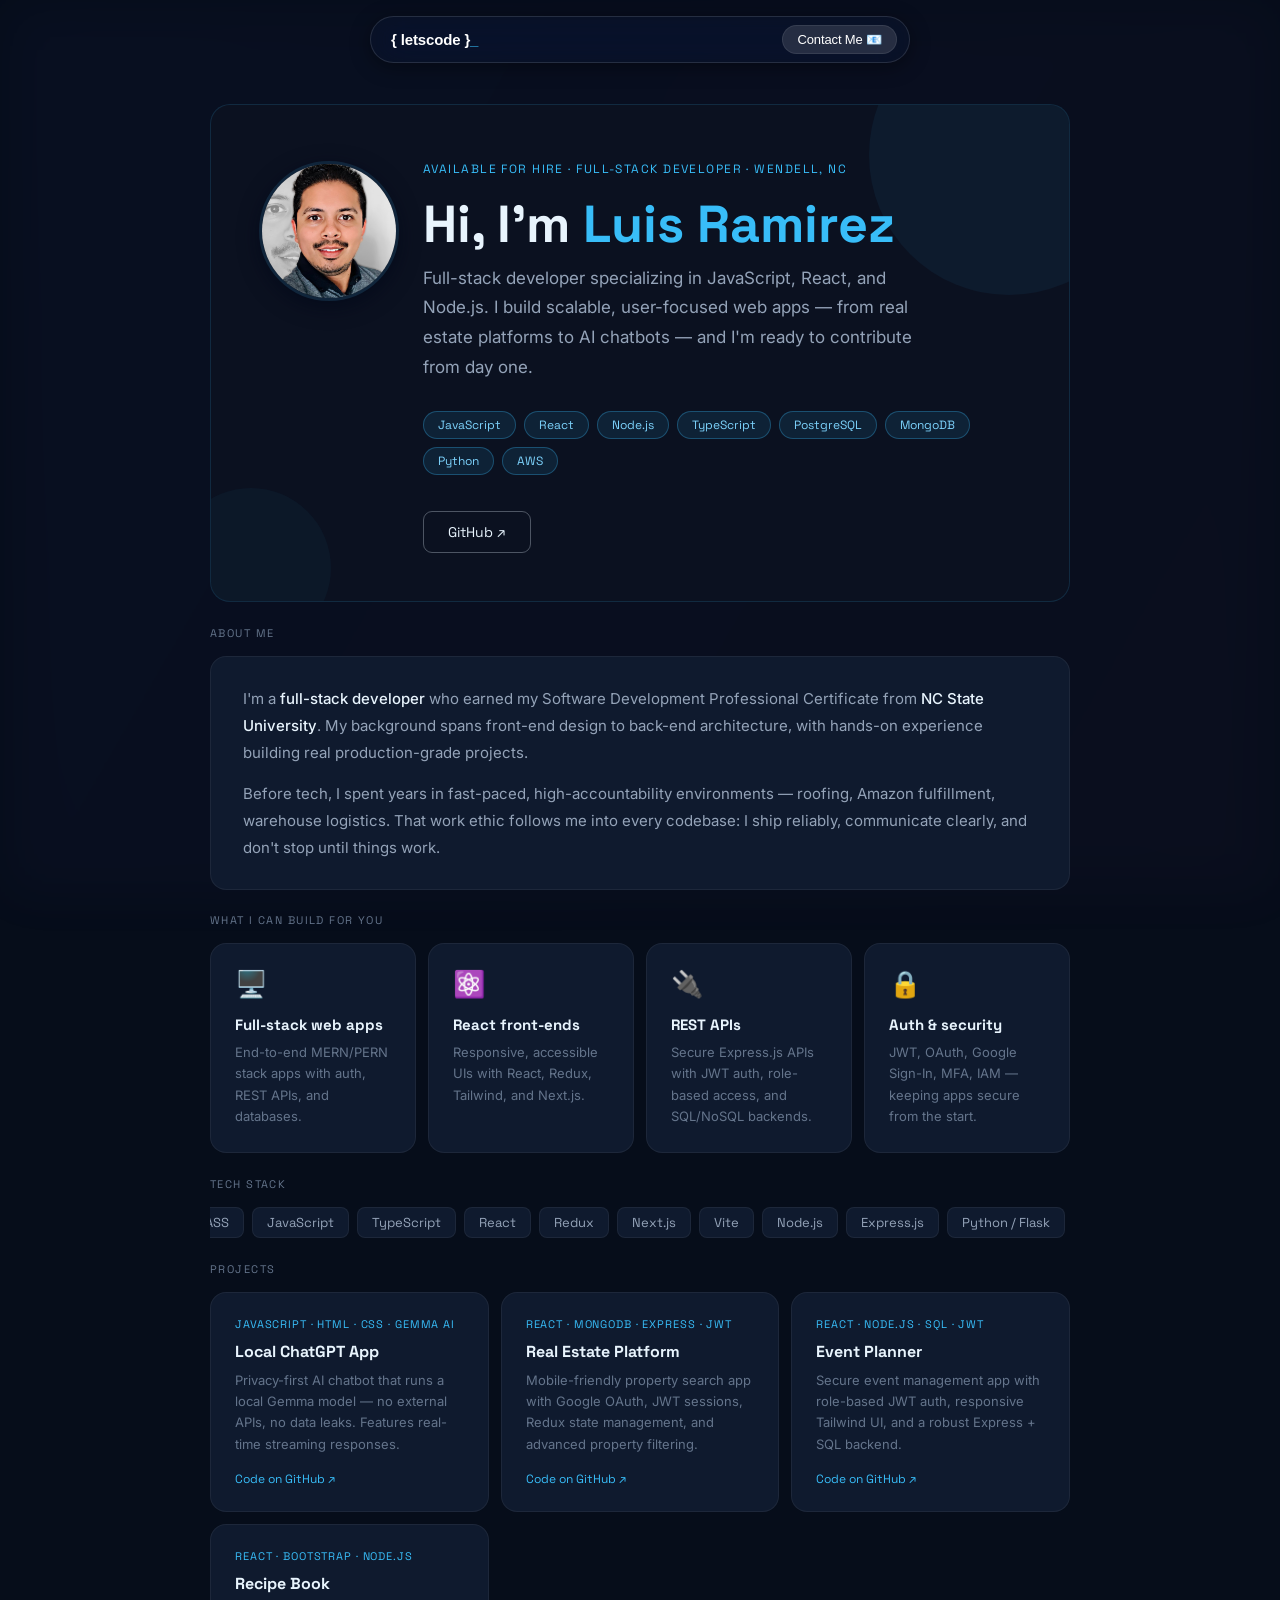
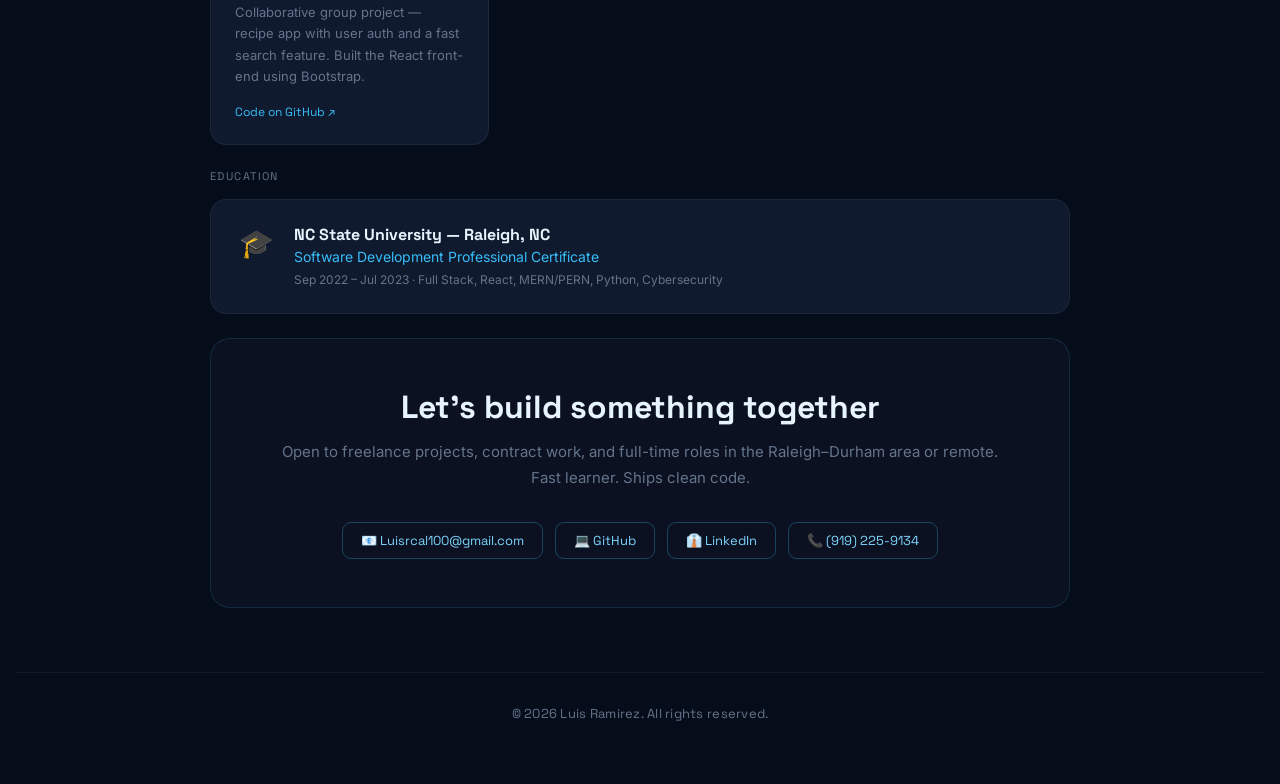
<file: index.html>
<!doctype html>
<html lang="en">
  <head>
    <meta charset="UTF-8" />
    <meta name="viewport" content="width=device-width, initial-scale=1.0" />
    <title>Luis Ramirez — Full Stack Developer</title>
    <link rel="preconnect" href="https://fonts.googleapis.com" />
    <link rel="preconnect" href="https://fonts.gstatic.com" crossorigin />
    <link
      href="https://fonts.googleapis.com/css2?family=Space+Grotesk:wght@400;500;700&family=Inter:wght@400;500&display=swap"
      rel="stylesheet"
    />
    <link rel="stylesheet" href="style.css" />
  </head>
  <body>
    <header class="floating-header">
      <div class="header-inner">
        <a href="#" class="header-logo" style="text-transform: lowercase"
          >{ letsCode }<span
            style="color: #38bdf8; animation: blink 1s step-end infinite"
            >_</span
          ></a
        >
        <style>
          @keyframes blink {
            50% {
              opacity: 0;
            }
          }
        </style>
        <nav class="header-nav">
          <a href="#contact" class="header-btn">Contact Me 📧</a>
        </nav>
      </div>
    </header>

    <div id="page-loader" aria-hidden="true">
      <div class="loader-inner">
        <div class="spinner" role="img" aria-label="Loading"></div>
      </div>
    </div>

    <main class="page">
      <section class="hero">
        <img class="hero-avatar" src="IMG_E2539.JPG" alt="Luis Ramirez" />
        <div class="hero-content">
          <p class="hero-tag">
            Available for hire &middot; Full-Stack Developer &middot; Wendell,
            NC
          </p>
          <h1 class="hero-name">Hi, I'm <span>Luis Ramirez</span></h1>
          <p class="hero-sub">
            Full-stack developer specializing in JavaScript, React, and Node.js.
            I build scalable, user-focused web apps — from real estate platforms
            to AI chatbots — and I'm ready to contribute from day one.
          </p>
          <div class="badges">
            <span class="badge">JavaScript</span><span class="badge">React</span
            ><span class="badge">Node.js</span
            ><span class="badge">TypeScript</span>
            <span class="badge">PostgreSQL</span
            ><span class="badge">MongoDB</span><span class="badge">Python</span
            ><span class="badge">AWS</span>
          </div>
          <div class="cta-row">
            <a
              class="btn-outline"
              href="https://github.com/Luisrc91"
              target="_blank"
              rel="noopener"
              >GitHub ↗</a
            >
          </div>
        </div>
      </section>

      <section class="section reveal">
        <p class="section-label">About me</p>
        <div class="about-card">
          <p>
            I'm a <strong>full-stack developer</strong> who earned my Software
            Development Professional Certificate from
            <strong>NC State University</strong>. My background spans front-end
            design to back-end architecture, with hands-on experience building
            real production-grade projects.
          </p>
          <p>
            Before tech, I spent years in fast-paced, high-accountability
            environments — roofing, Amazon fulfillment, warehouse logistics.
            That work ethic follows me into every codebase: I ship reliably,
            communicate clearly, and don't stop until things work.
          </p>
        </div>
      </section>

      <section class="section reveal">
        <p class="section-label">What I can build for you</p>
        <div class="services-grid">
          <div class="srv-card">
            <div class="srv-icon">🖥️</div>
            <p class="srv-title">Full-stack web apps</p>
            <p class="srv-desc">
              End-to-end MERN/PERN stack apps with auth, REST APIs, and
              databases.
            </p>
          </div>
          <div class="srv-card">
            <div class="srv-icon">⚛️</div>
            <p class="srv-title">React front-ends</p>
            <p class="srv-desc">
              Responsive, accessible UIs with React, Redux, Tailwind, and
              Next.js.
            </p>
          </div>
          <div class="srv-card">
            <div class="srv-icon">🔌</div>
            <p class="srv-title">REST APIs</p>
            <p class="srv-desc">
              Secure Express.js APIs with JWT auth, role-based access, and
              SQL/NoSQL backends.
            </p>
          </div>
          <div class="srv-card">
            <div class="srv-icon">🔒</div>
            <p class="srv-title">Auth & security</p>
            <p class="srv-desc">
              JWT, OAuth, Google Sign-In, MFA, IAM — keeping apps secure from
              the start.
            </p>
          </div>
        </div>
      </section>

      <section class="section reveal">
        <p class="section-label">Tech stack</p>
        <div class="skills-row">
          <div class="skills-track">
            <span class="skill-chip">HTML / CSS / SASS</span
            ><span class="skill-chip">JavaScript</span
            ><span class="skill-chip">TypeScript</span>
            <span class="skill-chip">React</span
            ><span class="skill-chip">Redux</span
            ><span class="skill-chip">Next.js</span
            ><span class="skill-chip">Vite</span>
            <span class="skill-chip">Node.js</span
            ><span class="skill-chip">Express.js</span
            ><span class="skill-chip">Python / Flask</span>
            <span class="skill-chip">Java / Spring Boot</span
            ><span class="skill-chip">PostgreSQL</span
            ><span class="skill-chip">MongoDB</span>
            <span class="skill-chip">Sequelize</span
            ><span class="skill-chip">SQLite</span
            ><span class="skill-chip">Tailwind CSS</span>
            <span class="skill-chip">Bootstrap</span
            ><span class="skill-chip">AWS</span
            ><span class="skill-chip">Git / GitHub</span
            ><span class="skill-chip">Agile / Scrum</span>
          </div>
        </div>
      </section>

      <section class="section reveal">
        <p class="section-label">Projects</p>
        <div class="projects-grid">
          <div class="proj-card">
            <p class="proj-lang">JavaScript · HTML · CSS · Gemma AI</p>
            <h3 class="proj-title">Local ChatGPT App</h3>
            <p class="proj-desc">
              Privacy-first AI chatbot that runs a local Gemma model — no
              external APIs, no data leaks. Features real-time streaming
              responses.
            </p>
            <a
              class="proj-link"
              href="https://github.com/Luisrc91/chatgptlocally"
              target="_blank"
              rel="noopener"
              >Code on GitHub ↗</a
            >
          </div>
          <div class="proj-card">
            <p class="proj-lang">React · MongoDB · Express · JWT</p>
            <h3 class="proj-title">Real Estate Platform</h3>
            <p class="proj-desc">
              Mobile-friendly property search app with Google OAuth, JWT
              sessions, Redux state management, and advanced property filtering.
            </p>
            <a
              class="proj-link"
              href="https://github.com/Luisrc91/realestatee"
              target="_blank"
              rel="noopener"
              >Code on GitHub ↗</a
            >
          </div>
          <div class="proj-card">
            <p class="proj-lang">React · Node.js · SQL · JWT</p>
            <h3 class="proj-title">Event Planner</h3>
            <p class="proj-desc">
              Secure event management app with role-based JWT auth, responsive
              Tailwind UI, and a robust Express + SQL backend.
            </p>
            <a
              class="proj-link"
              href="https://github.com/Luisrc91/eventplanner"
              target="_blank"
              rel="noopener"
              >Code on GitHub ↗</a
            >
          </div>
          <div class="proj-card">
            <p class="proj-lang">React · Bootstrap · Node.js</p>
            <h3 class="proj-title">Recipe Book</h3>
            <p class="proj-desc">
              Collaborative group project — recipe app with user auth and a fast
              search feature. Built the React front-end using Bootstrap.
            </p>
            <a
              class="proj-link"
              href="https://github.com/Luisrc91/ABCL-Recipe-Book"
              target="_blank"
              rel="noopener"
              >Code on GitHub ↗</a
            >
          </div>
        </div>
      </section>

      <section class="section reveal">
        <p class="section-label">Education</p>
        <div class="edu-card">
          <div class="edu-icon">🎓</div>
          <div>
            <p class="edu-school">NC State University — Raleigh, NC</p>
            <p class="edu-cert">
              Software Development Professional Certificate
            </p>
            <p class="edu-date">
              Sep 2022 – Jul 2023 &middot; Full Stack, React, MERN/PERN, Python,
              Cybersecurity
            </p>
          </div>
        </div>
      </section>

      <section id="contact" class="cta-section reveal">
        <h2>Let's build something together</h2>
        <p>
          Open to freelance projects, contract work, and full-time roles in the
          Raleigh–Durham area or remote.<br />Fast learner. Ships clean code.
        </p>
        <div class="contact-row">
          <a class="contact-link" href="mailto:Luisrcal100@gmail.com"
            >📧 Luisrcal100@gmail.com</a
          >
          <a
            class="contact-link"
            href="https://github.com/Luisrc91"
            target="_blank"
            rel="noopener"
            >💻 GitHub</a
          >
          <a
            class="contact-link"
            href="https://www.linkedin.com/in/luisramirez0618/"
            target="_blank"
            rel="noopener"
            >👔 LinkedIn</a
          >
          <a class="contact-link" href="tel:9192259134">📞 (919) 225-9134</a>
        </div>
      </section>
    </main>

    <footer class="page-footer">
      <div class="footer-inner">
        <p>
          &copy; <span id="current-year">2026</span> Luis Ramirez. All rights
          reserved.
        </p>
      </div>
    </footer>

    <button id="back-to-top" aria-label="Back to top" title="Back to top">
      ↑
    </button>

    <script src="animations.js" defer></script>
  </body>
</html>
</file>
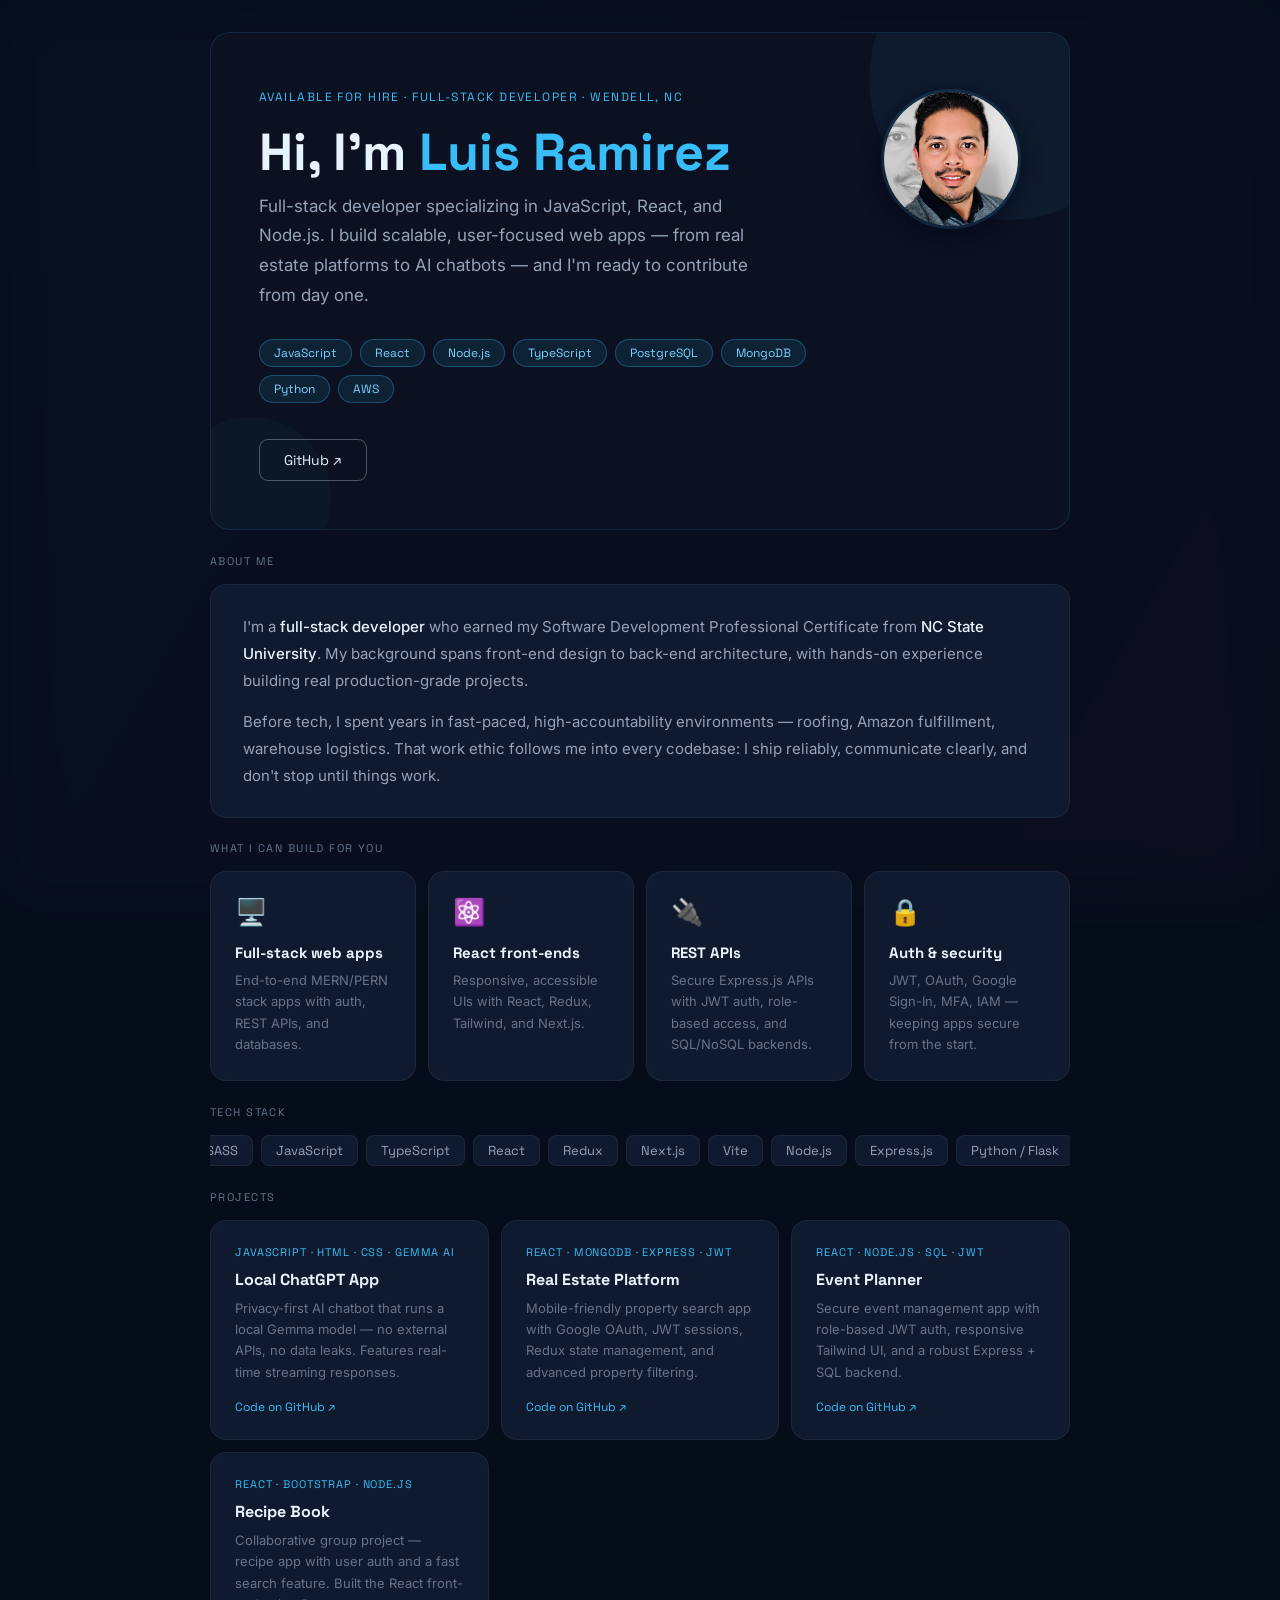
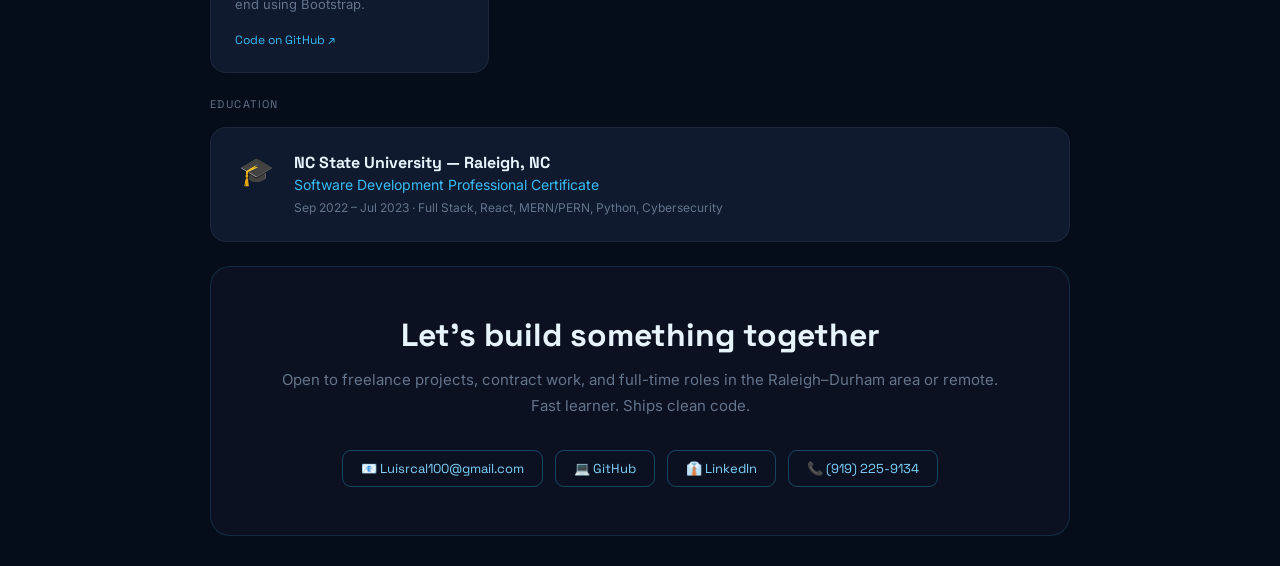
<file: promoteme/index.html>
<!doctype html>
<html lang="en">
  <head>
    <meta charset="UTF-8" />
    <meta name="viewport" content="width=device-width, initial-scale=1.0" />
    <title>Luis Ramirez — Full Stack Developer</title>
    <link rel="preconnect" href="https://fonts.googleapis.com" />
    <link rel="preconnect" href="https://fonts.gstatic.com" crossorigin />
    <link href="https://fonts.googleapis.com/css2?family=Space+Grotesk:wght@400;500;700&family=Inter:wght@400;500&display=swap" rel="stylesheet" />
    <link rel="stylesheet" href="style.css" />
  </head>
  <body>
    <div id="page-loader" aria-hidden="true">
      <div class="loader-inner"><div class="spinner" role="img" aria-label="Loading"></div></div>
    </div>
    
    <main class="page">
      <section class="hero">
        <img class="hero-avatar" src="IMG_E2539.JPG" alt="Luis Ramirez" />
        <div class="hero-content">
          <p class="hero-tag">Available for hire &middot; Full-Stack Developer &middot; Wendell, NC</p>
          <h1 class="hero-name">Hi, I'm <span>Luis Ramirez</span></h1>
          <p class="hero-sub">Full-stack developer specializing in JavaScript, React, and Node.js. I build scalable, user-focused web apps — from real estate platforms to AI chatbots — and I'm ready to contribute from day one.</p>
          <div class="badges">
            <span class="badge">JavaScript</span><span class="badge">React</span><span class="badge">Node.js</span><span class="badge">TypeScript</span>
            <span class="badge">PostgreSQL</span><span class="badge">MongoDB</span><span class="badge">Python</span><span class="badge">AWS</span>
          </div>
          <div class="cta-row">
            <a class="btn-outline" href="https://github.com/Luisrc91" target="_blank" rel="noopener">GitHub ↗</a>
          </div>
        </div>
      </section>

      <section class="section reveal">
        <p class="section-label">About me</p>
        <div class="about-card">
          <p>I'm a <strong>full-stack developer</strong> who earned my Software Development Professional Certificate from <strong>NC State University</strong>. My background spans front-end design to back-end architecture, with hands-on experience building real production-grade projects.</p>
          <p>Before tech, I spent years in fast-paced, high-accountability environments — roofing, Amazon fulfillment, warehouse logistics. That work ethic follows me into every codebase: I ship reliably, communicate clearly, and don't stop until things work.</p>
        </div>
      </section>

      <section class="section reveal">
        <p class="section-label">What I can build for you</p>
        <div class="services-grid">
          <div class="srv-card">
            <div class="srv-icon">🖥️</div>
            <p class="srv-title">Full-stack web apps</p>
            <p class="srv-desc">End-to-end MERN/PERN stack apps with auth, REST APIs, and databases.</p>
          </div>
          <div class="srv-card">
            <div class="srv-icon">⚛️</div>
            <p class="srv-title">React front-ends</p>
            <p class="srv-desc">Responsive, accessible UIs with React, Redux, Tailwind, and Next.js.</p>
          </div>
          <div class="srv-card">
            <div class="srv-icon">🔌</div>
            <p class="srv-title">REST APIs</p>
            <p class="srv-desc">Secure Express.js APIs with JWT auth, role-based access, and SQL/NoSQL backends.</p>
          </div>
          <div class="srv-card">
            <div class="srv-icon">🔒</div>
            <p class="srv-title">Auth & security</p>
            <p class="srv-desc">JWT, OAuth, Google Sign-In, MFA, IAM — keeping apps secure from the start.</p>
          </div>
        </div>
      </section>

      <section class="section reveal">
        <p class="section-label">Tech stack</p>
        <div class="skills-row">
          <div class="skills-track">
            <span class="skill-chip">HTML / CSS / SASS</span><span class="skill-chip">JavaScript</span><span class="skill-chip">TypeScript</span>
            <span class="skill-chip">React</span><span class="skill-chip">Redux</span><span class="skill-chip">Next.js</span><span class="skill-chip">Vite</span>
            <span class="skill-chip">Node.js</span><span class="skill-chip">Express.js</span><span class="skill-chip">Python / Flask</span>
            <span class="skill-chip">Java / Spring Boot</span><span class="skill-chip">PostgreSQL</span><span class="skill-chip">MongoDB</span>
            <span class="skill-chip">Sequelize</span><span class="skill-chip">SQLite</span><span class="skill-chip">Tailwind CSS</span>
            <span class="skill-chip">Bootstrap</span><span class="skill-chip">AWS</span><span class="skill-chip">Git / GitHub</span><span class="skill-chip">Agile / Scrum</span>
          </div>
        </div>
      </section>

      <section class="section reveal">
        <p class="section-label">Projects</p>
        <div class="projects-grid">
          <div class="proj-card">
            <p class="proj-lang">JavaScript · HTML · CSS · Gemma AI</p>
            <h3 class="proj-title">Local ChatGPT App</h3>
            <p class="proj-desc">Privacy-first AI chatbot that runs a local Gemma model — no external APIs, no data leaks. Features real-time streaming responses.</p>
            <a class="proj-link" href="https://github.com/Luisrc91/chatgptlocally" target="_blank" rel="noopener">Code on GitHub ↗</a>
          </div>
          <div class="proj-card">
            <p class="proj-lang">React · MongoDB · Express · JWT</p>
            <h3 class="proj-title">Real Estate Platform</h3>
            <p class="proj-desc">Mobile-friendly property search app with Google OAuth, JWT sessions, Redux state management, and advanced property filtering.</p>
            <a class="proj-link" href="https://github.com/Luisrc91/realestatee" target="_blank" rel="noopener">Code on GitHub ↗</a>
          </div>
          <div class="proj-card">
            <p class="proj-lang">React · Node.js · SQL · JWT</p>
            <h3 class="proj-title">Event Planner</h3>
            <p class="proj-desc">Secure event management app with role-based JWT auth, responsive Tailwind UI, and a robust Express + SQL backend.</p>
            <a class="proj-link" href="https://github.com/Luisrc91/eventplanner" target="_blank" rel="noopener">Code on GitHub ↗</a>
          </div>
          <div class="proj-card">
            <p class="proj-lang">React · Bootstrap · Node.js</p>
            <h3 class="proj-title">Recipe Book</h3>
            <p class="proj-desc">Collaborative group project — recipe app with user auth and a fast search feature. Built the React front-end using Bootstrap.</p>
            <a class="proj-link" href="https://github.com/Luisrc91/ABCL-Recipe-Book" target="_blank" rel="noopener">Code on GitHub ↗</a>
          </div>
        </div>
      </section>

      <section class="section reveal">
        <p class="section-label">Education</p>
        <div class="edu-card">
          <div class="edu-icon">🎓</div>
          <div>
            <p class="edu-school">NC State University — Raleigh, NC</p>
            <p class="edu-cert">Software Development Professional Certificate</p>
            <p class="edu-date">Sep 2022 – Jul 2023 &middot; Full Stack, React, MERN/PERN, Python, Cybersecurity</p>
          </div>
        </div>
      </section>

      <section class="cta-section reveal">
        <h2>Let's build something together</h2>
        <p>Open to freelance projects, contract work, and full-time roles in the Raleigh–Durham area or remote.<br />Fast learner. Ships clean code.</p>
        <div class="contact-row">
          <a class="contact-link" href="mailto:Luisrcal100@gmail.com">📧 Luisrcal100@gmail.com</a>
          <a class="contact-link" href="https://github.com/Luisrc91" target="_blank" rel="noopener">💻 GitHub</a>
          <a class="contact-link" href="https://www.linkedin.com/in/luisramirez0618/" target="_blank" rel="noopener">👔 LinkedIn</a>
          <a class="contact-link" href="tel:9192259134">📞 (919) 225-9134</a>
        </div>
      </section>
    </main>

    <script src="animations.js" defer></script>
  </body>
</html>
</file>
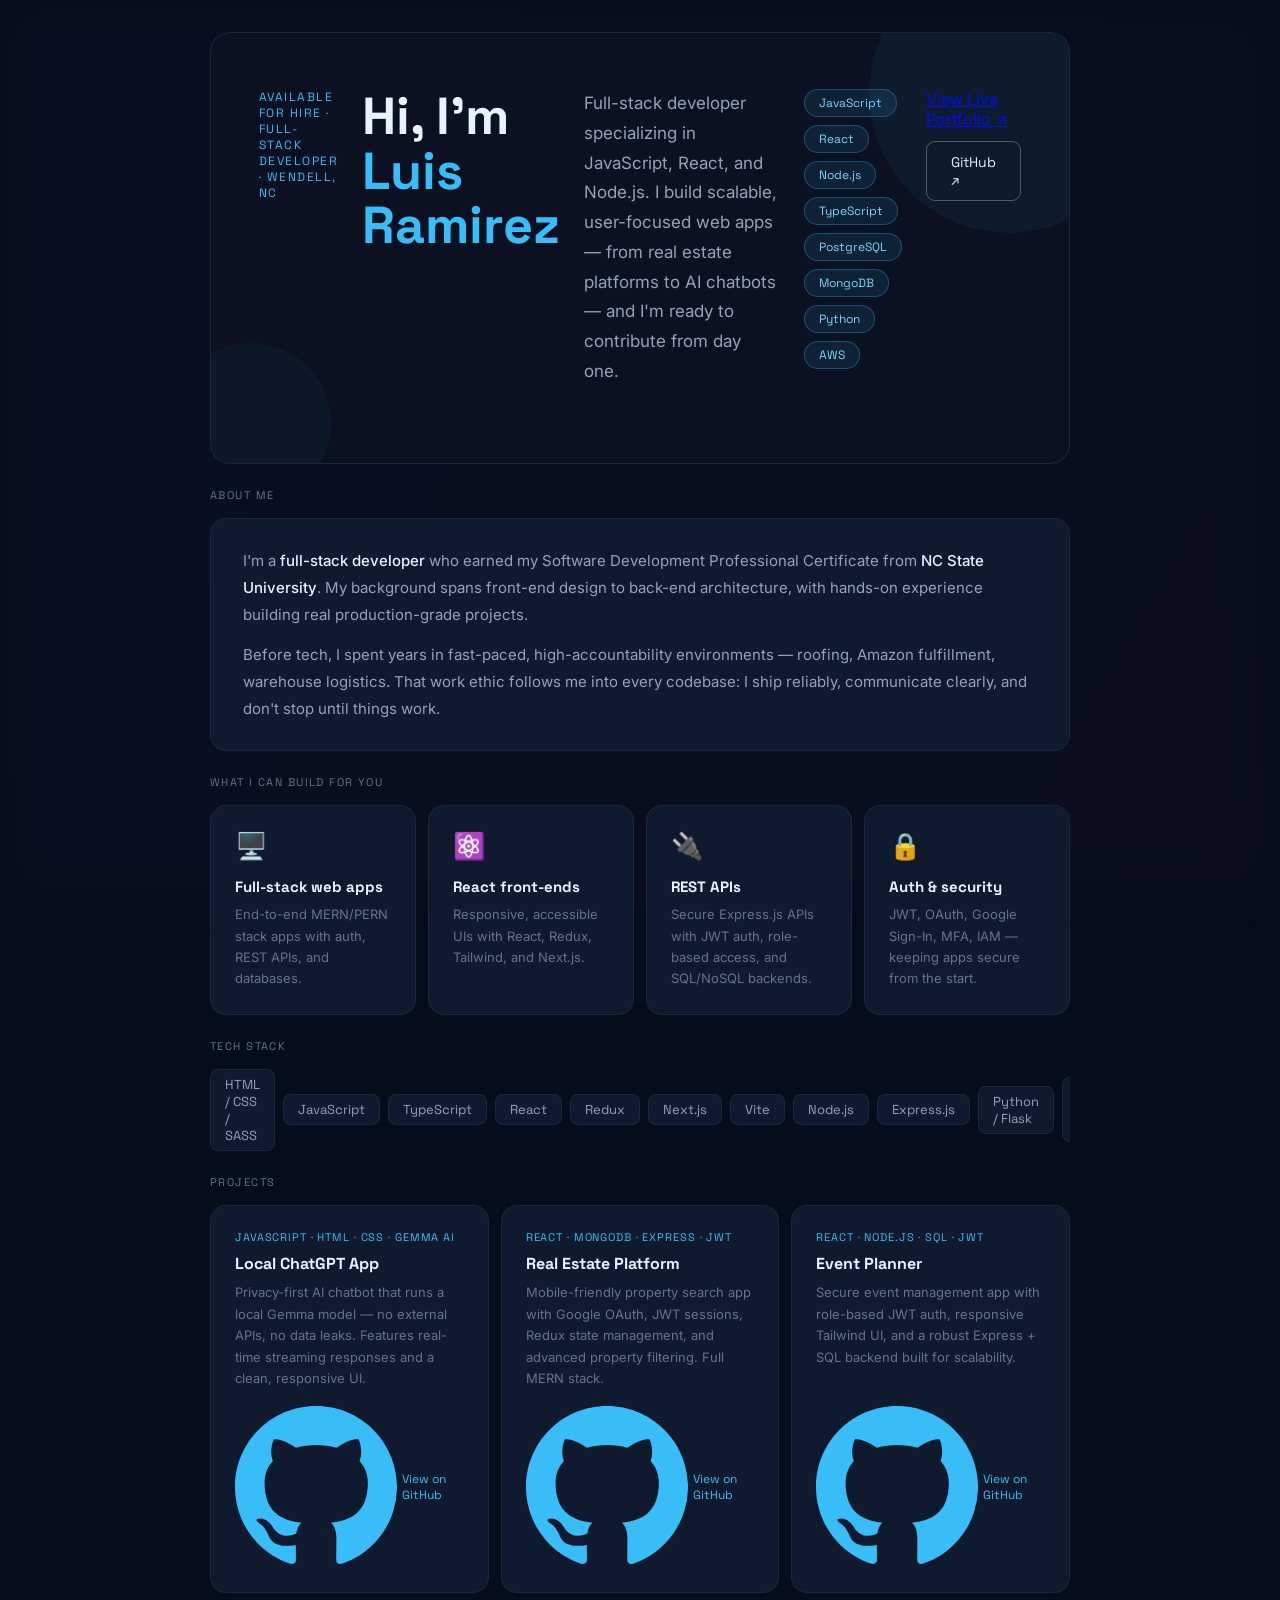
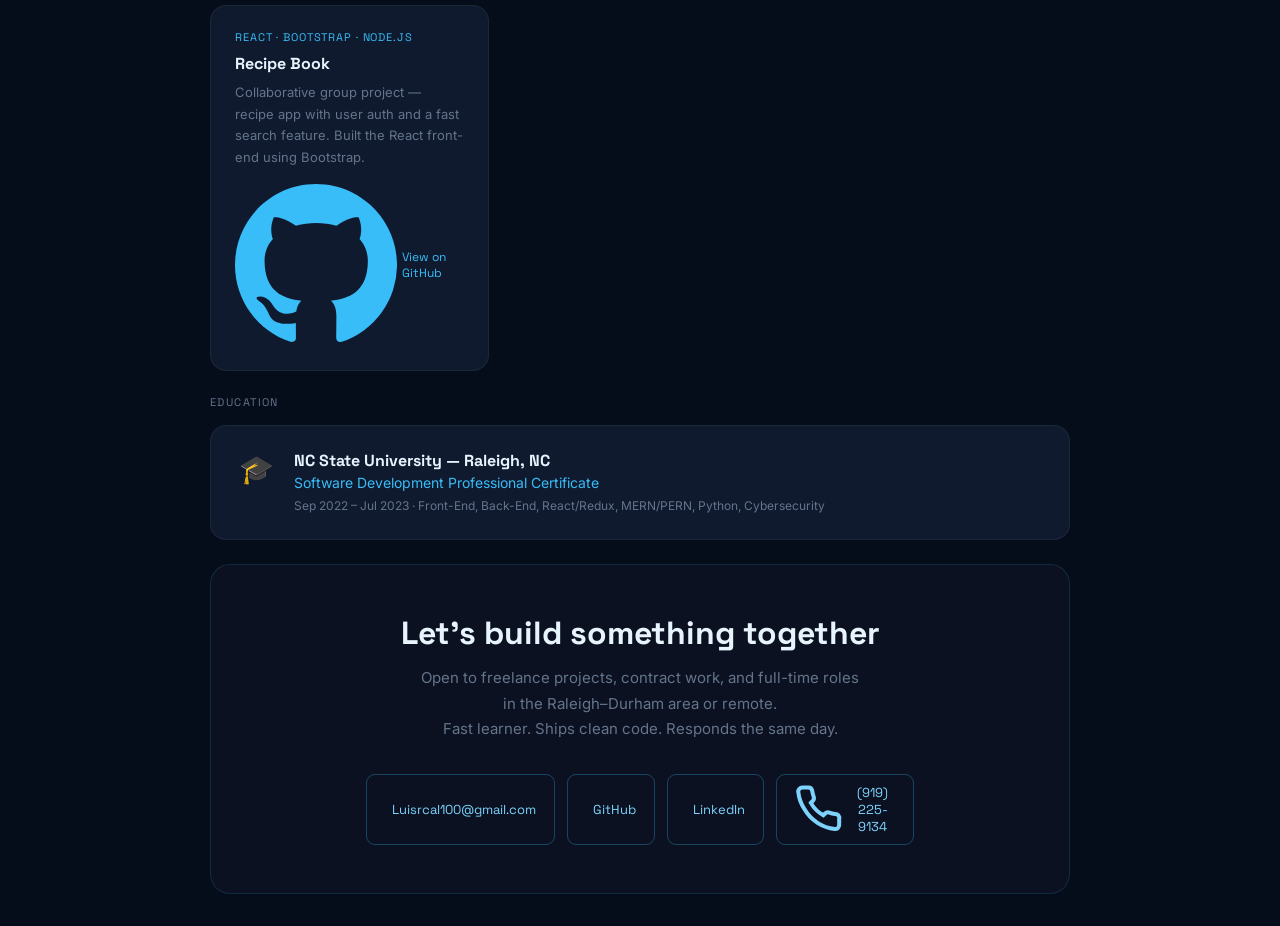
<file: promoteme/index (1).html>
<!DOCTYPE html>
<html lang="en">
<head>
  <meta charset="UTF-8" />
  <meta name="viewport" content="width=device-width, initial-scale=1.0" />
  <title>Luis Ramirez — Full Stack Developer</title>
  <link rel="preconnect" href="https://fonts.googleapis.com" />
  <link rel="preconnect" href="https://fonts.gstatic.com" crossorigin />
  <link href="https://fonts.googleapis.com/css2?family=Space+Grotesk:wght@400;500;700&family=Inter:wght@400;500&display=swap" rel="stylesheet" />
  <link rel="stylesheet" href="style.css" />
</head>
<body>
  <main class="page">

    <!-- HERO -->
    <section class="hero">
      <p class="hero-tag">Available for hire &middot; Full-Stack Developer &middot; Wendell, NC</p>
      <h1 class="hero-name">Hi, I'm <span>Luis Ramirez</span></h1>
      <p class="hero-sub">
        Full-stack developer specializing in JavaScript, React, and Node.js. I build scalable,
        user-focused web apps — from real estate platforms to AI chatbots — and I'm ready to
        contribute from day one.
      </p>
      <div class="badges">
        <span class="badge">JavaScript</span>
        <span class="badge">React</span>
        <span class="badge">Node.js</span>
        <span class="badge">TypeScript</span>
        <span class="badge">PostgreSQL</span>
        <span class="badge">MongoDB</span>
        <span class="badge">Python</span>
        <span class="badge">AWS</span>
      </div>
      <div class="cta-row">
        <a class="btn-primary" href="https://luisramirezdev-two.vercel.app" target="_blank" rel="noopener">View Live Portfolio ↗</a>
        <a class="btn-outline" href="https://github.com/Luisrc91" target="_blank" rel="noopener">GitHub ↗</a>
      </div>
    </section>

    <!-- ABOUT -->
    <section class="section">
      <p class="section-label">About me</p>
      <div class="about-card">
        <p>
          I'm a <strong>full-stack developer</strong> who earned my Software Development Professional
          Certificate from <strong>NC State University</strong>. My background spans front-end design
          to back-end architecture, with hands-on experience building real production-grade projects.
        </p>
        <p>
          Before tech, I spent years in fast-paced, high-accountability environments — roofing, Amazon
          fulfillment, warehouse logistics. That work ethic follows me into every codebase: I ship
          reliably, communicate clearly, and don't stop until things work.
        </p>
      </div>
    </section>

    <!-- SERVICES -->
    <section class="section">
      <p class="section-label">What I can build for you</p>
      <div class="services-grid">
        <div class="srv-card">
          <div class="srv-icon">🖥️</div>
          <p class="srv-title">Full-stack web apps</p>
          <p class="srv-desc">End-to-end MERN/PERN stack apps with auth, REST APIs, and databases.</p>
        </div>
        <div class="srv-card">
          <div class="srv-icon">⚛️</div>
          <p class="srv-title">React front-ends</p>
          <p class="srv-desc">Responsive, accessible UIs with React, Redux, Tailwind, and Next.js.</p>
        </div>
        <div class="srv-card">
          <div class="srv-icon">🔌</div>
          <p class="srv-title">REST APIs</p>
          <p class="srv-desc">Secure Express.js APIs with JWT auth, role-based access, and SQL/NoSQL backends.</p>
        </div>
        <div class="srv-card">
          <div class="srv-icon">🔒</div>
          <p class="srv-title">Auth & security</p>
          <p class="srv-desc">JWT, OAuth, Google Sign-In, MFA, IAM — keeping apps secure from the start.</p>
        </div>
      </div>
    </section>

    <!-- TECH STACK -->
    <section class="section">
      <p class="section-label">Tech stack</p>
      <div class="skills-row">
        <span class="skill-chip">HTML / CSS / SASS</span>
        <span class="skill-chip">JavaScript</span>
        <span class="skill-chip">TypeScript</span>
        <span class="skill-chip">React</span>
        <span class="skill-chip">Redux</span>
        <span class="skill-chip">Next.js</span>
        <span class="skill-chip">Vite</span>
        <span class="skill-chip">Node.js</span>
        <span class="skill-chip">Express.js</span>
        <span class="skill-chip">Python / Flask</span>
        <span class="skill-chip">Java / Spring Boot</span>
        <span class="skill-chip">PostgreSQL</span>
        <span class="skill-chip">MongoDB</span>
        <span class="skill-chip">Sequelize</span>
        <span class="skill-chip">SQLite</span>
        <span class="skill-chip">Tailwind CSS</span>
        <span class="skill-chip">Bootstrap</span>
        <span class="skill-chip">AWS</span>
        <span class="skill-chip">Git / GitHub</span>
        <span class="skill-chip">Agile / Scrum</span>
      </div>
    </section>

    <!-- PROJECTS -->
    <section class="section">
      <p class="section-label">Projects</p>
      <div class="projects-grid">

        <div class="proj-card">
          <p class="proj-lang">JavaScript · HTML · CSS · Gemma AI</p>
          <h3 class="proj-title">Local ChatGPT App</h3>
          <p class="proj-desc">
            Privacy-first AI chatbot that runs a local Gemma model — no external APIs, no data leaks.
            Features real-time streaming responses and a clean, responsive UI.
          </p>
          <a class="proj-link" href="https://github.com/Luisrc91/chatgptlocally" target="_blank" rel="noopener">
            <svg viewBox="0 0 24 24" fill="currentColor"><path d="M12 0C5.37 0 0 5.37 0 12c0 5.31 3.435 9.795 8.205 11.385.6.105.825-.255.825-.57 0-.285-.015-1.23-.015-2.235-3.015.555-3.795-.735-4.035-1.41-.135-.345-.72-1.41-1.23-1.695-.42-.225-1.02-.78-.015-.795.945-.015 1.62.87 1.845 1.23 1.08 1.815 2.805 1.305 3.495.99.105-.78.42-1.305.765-1.605-2.67-.3-5.46-1.335-5.46-5.925 0-1.305.465-2.385 1.23-3.225-.12-.3-.54-1.53.12-3.18 0 0 1.005-.315 3.3 1.23.96-.27 1.98-.405 3-.405s2.04.135 3 .405c2.295-1.56 3.3-1.23 3.3-1.23.66 1.65.24 2.88.12 3.18.765.84 1.23 1.905 1.23 3.225 0 4.605-2.805 5.625-5.475 5.925.435.375.81 1.095.81 2.22 0 1.605-.015 2.895-.015 3.3 0 .315.225.69.825.57A12.02 12.02 0 0 0 24 12c0-6.63-5.37-12-12-12z"/></svg>
            View on GitHub
          </a>
        </div>

        <div class="proj-card">
          <p class="proj-lang">React · MongoDB · Express · JWT</p>
          <h3 class="proj-title">Real Estate Platform</h3>
          <p class="proj-desc">
            Mobile-friendly property search app with Google OAuth, JWT sessions, Redux state management,
            and advanced property filtering. Full MERN stack.
          </p>
          <a class="proj-link" href="https://github.com/Luisrc91/realestatee" target="_blank" rel="noopener">
            <svg viewBox="0 0 24 24" fill="currentColor"><path d="M12 0C5.37 0 0 5.37 0 12c0 5.31 3.435 9.795 8.205 11.385.6.105.825-.255.825-.57 0-.285-.015-1.23-.015-2.235-3.015.555-3.795-.735-4.035-1.41-.135-.345-.72-1.41-1.23-1.695-.42-.225-1.02-.78-.015-.795.945-.015 1.62.87 1.845 1.23 1.08 1.815 2.805 1.305 3.495.99.105-.78.42-1.305.765-1.605-2.67-.3-5.46-1.335-5.46-5.925 0-1.305.465-2.385 1.23-3.225-.12-.3-.54-1.53.12-3.18 0 0 1.005-.315 3.3 1.23.96-.27 1.98-.405 3-.405s2.04.135 3 .405c2.295-1.56 3.3-1.23 3.3-1.23.66 1.65.24 2.88.12 3.18.765.84 1.23 1.905 1.23 3.225 0 4.605-2.805 5.625-5.475 5.925.435.375.81 1.095.81 2.22 0 1.605-.015 2.895-.015 3.3 0 .315.225.69.825.57A12.02 12.02 0 0 0 24 12c0-6.63-5.37-12-12-12z"/></svg>
            View on GitHub
          </a>
        </div>

        <div class="proj-card">
          <p class="proj-lang">React · Node.js · SQL · JWT</p>
          <h3 class="proj-title">Event Planner</h3>
          <p class="proj-desc">
            Secure event management app with role-based JWT auth, responsive Tailwind UI,
            and a robust Express + SQL backend built for scalability.
          </p>
          <a class="proj-link" href="https://github.com/Luisrc91/eventplanner" target="_blank" rel="noopener">
            <svg viewBox="0 0 24 24" fill="currentColor"><path d="M12 0C5.37 0 0 5.37 0 12c0 5.31 3.435 9.795 8.205 11.385.6.105.825-.255.825-.57 0-.285-.015-1.23-.015-2.235-3.015.555-3.795-.735-4.035-1.41-.135-.345-.72-1.41-1.23-1.695-.42-.225-1.02-.78-.015-.795.945-.015 1.62.87 1.845 1.23 1.08 1.815 2.805 1.305 3.495.99.105-.78.42-1.305.765-1.605-2.67-.3-5.46-1.335-5.46-5.925 0-1.305.465-2.385 1.23-3.225-.12-.3-.54-1.53.12-3.18 0 0 1.005-.315 3.3 1.23.96-.27 1.98-.405 3-.405s2.04.135 3 .405c2.295-1.56 3.3-1.23 3.3-1.23.66 1.65.24 2.88.12 3.18.765.84 1.23 1.905 1.23 3.225 0 4.605-2.805 5.625-5.475 5.925.435.375.81 1.095.81 2.22 0 1.605-.015 2.895-.015 3.3 0 .315.225.69.825.57A12.02 12.02 0 0 0 24 12c0-6.63-5.37-12-12-12z"/></svg>
            View on GitHub
          </a>
        </div>

        <div class="proj-card">
          <p class="proj-lang">React · Bootstrap · Node.js</p>
          <h3 class="proj-title">Recipe Book</h3>
          <p class="proj-desc">
            Collaborative group project — recipe app with user auth and a fast search feature.
            Built the React front-end using Bootstrap.
          </p>
          <a class="proj-link" href="https://github.com/Luisrc91/ABCL-Recipe-Book" target="_blank" rel="noopener">
            <svg viewBox="0 0 24 24" fill="currentColor"><path d="M12 0C5.37 0 0 5.37 0 12c0 5.31 3.435 9.795 8.205 11.385.6.105.825-.255.825-.57 0-.285-.015-1.23-.015-2.235-3.015.555-3.795-.735-4.035-1.41-.135-.345-.72-1.41-1.23-1.695-.42-.225-1.02-.78-.015-.795.945-.015 1.62.87 1.845 1.23 1.08 1.815 2.805 1.305 3.495.99.105-.78.42-1.305.765-1.605-2.67-.3-5.46-1.335-5.46-5.925 0-1.305.465-2.385 1.23-3.225-.12-.3-.54-1.53.12-3.18 0 0 1.005-.315 3.3 1.23.96-.27 1.98-.405 3-.405s2.04.135 3 .405c2.295-1.56 3.3-1.23 3.3-1.23.66 1.65.24 2.88.12 3.18.765.84 1.23 1.905 1.23 3.225 0 4.605-2.805 5.625-5.475 5.925.435.375.81 1.095.81 2.22 0 1.605-.015 2.895-.015 3.3 0 .315.225.69.825.57A12.02 12.02 0 0 0 24 12c0-6.63-5.37-12-12-12z"/></svg>
            View on GitHub
          </a>
        </div>

      </div>
    </section>

    <!-- EDUCATION -->
    <section class="section">
      <p class="section-label">Education</p>
      <div class="edu-card">
        <div class="edu-icon">🎓</div>
        <div>
          <p class="edu-school">NC State University — Raleigh, NC</p>
          <p class="edu-cert">Software Development Professional Certificate</p>
          <p class="edu-date">Sep 2022 – Jul 2023 &middot; Front-End, Back-End, React/Redux, MERN/PERN, Python, Cybersecurity</p>
        </div>
      </div>
    </section>

    <!-- CONTACT CTA -->
    <section class="cta-section">
      <h2>Let's build something together</h2>
      <p>
        Open to freelance projects, contract work, and full-time roles<br>
        in the Raleigh–Durham area or remote.<br>
        Fast learner. Ships clean code. Responds the same day.
      </p>
      <div class="contact-row">
        <a class="contact-link" href="mailto:Luisrcal100@gmail.com">
          <svg viewBox="0 0 24 24" fill="none" stroke="currentColor" stroke-width="2"><rect x="2" y="4" width="20" height="16" rx="2"/><path d="m2 7 10 7 10-7"/></svg>
          Luisrcal100@gmail.com
        </a>
        <a class="contact-link" href="https://github.com/Luisrc91" target="_blank" rel="noopener">
          <svg viewBox="0 0 24 24" fill="currentColor"><path d="M12 0C5.37 0 0 5.37 0 12c0 5.31 3.435 9.795 8.205 11.385.6.105.825-.255.825-.57 0-.285-.015-1.23-.015-2.235-3.015.555-3.795-.735-4.035-1.41-.135-.345-.72-1.41-1.23-1.695-.42-.225-1.02-.78-.015-.795.945-.015 1.62.87 1.845 1.23 1.08 1.815 2.805 1.305 3.495.99.105-.78.42-1.305.765-1.605-2.67-.3-5.46-1.335-5.46-5.925 0-1.305.465-2.385 1.23-3.225-.12-.3-.54-1.53.12-3.18 0 0 1.005-.315 3.3 1.23.96-.27 1.98-.405 3-.405s2.04.135 3 .405c2.295-1.56 3.3-1.23 3.3-1.23.66 1.65.24 2.88.12 3.18.765.84 1.23 1.905 1.23 3.225 0 4.605-2.805 5.625-5.475 5.925.435.375.81 1.095.81 2.22 0 1.605-.015 2.895-.015 3.3 0 .315.225.69.825.57A12.02 12.02 0 0 0 24 12c0-6.63-5.37-12-12-12z"/></svg>
          GitHub
        </a>
        <a class="contact-link" href="https://www.linkedin.com/in/luisramirez0618/" target="_blank" rel="noopener">
          <svg viewBox="0 0 24 24" fill="currentColor"><path d="M20.447 20.452h-3.554v-5.569c0-1.328-.027-3.037-1.852-3.037-1.853 0-2.136 1.445-2.136 2.939v5.667H9.351V9h3.414v1.561h.046c.477-.9 1.637-1.85 3.37-1.85 3.601 0 4.267 2.37 4.267 5.455v6.286zM5.337 7.433a2.062 2.062 0 0 1-2.063-2.065 2.064 2.064 0 1 1 2.063 2.065zm1.782 13.019H3.555V9h3.564v11.452zM22.225 0H1.771C.792 0 0 .774 0 1.729v20.542C0 23.227.792 24 1.771 24h20.451C23.2 24 24 23.227 24 22.271V1.729C24 .774 23.2 0 22.222 0h.003z"/></svg>
          LinkedIn
        </a>
        <a class="contact-link" href="tel:9192259134">
          <svg viewBox="0 0 24 24" fill="none" stroke="currentColor" stroke-width="2"><path d="M22 16.92v3a2 2 0 0 1-2.18 2 19.79 19.79 0 0 1-8.63-3.07A19.5 19.5 0 0 1 4.69 12a19.79 19.79 0 0 1-3.07-8.67A2 2 0 0 1 3.6 1.27h3a2 2 0 0 1 2 1.72c.127.96.361 1.903.7 2.81a2 2 0 0 1-.45 2.11L7.91 8.91a16 16 0 0 0 6.18 6.18l.91-.91a2 2 0 0 1 2.11-.45c.907.339 1.85.573 2.81.7A2 2 0 0 1 22 16.92z"/></svg>
          (919) 225-9134
        </a>
      </div>
    </section>

  </main>
</body>
</html>
</file>
<file: style.css>
/* ── RESET & BASE ── */
html {
  scroll-behavior: smooth;
}

*, *::before, *::after {
  box-sizing: border-box;
  margin: 0;
  padding: 0;
}

body {
  font-family: 'Inter', sans-serif;
  background: #060d1a;
  color: #e8f4fd;
  min-height: 100vh;
  padding: 6.5rem 1rem 2rem;
  position: relative;
}

body::before {
  content: '';
  position: fixed;
  inset: 0;
  z-index: 0;
  pointer-events: none;
  background: linear-gradient(120deg, rgba(99,102,241,0.18), rgba(236,72,153,0.14), rgba(16,185,129,0.10), rgba(14,165,233,0.08));
  background-size: 400% 400%;
  opacity: 0.18;
  filter: blur(28px);
  transform: translateZ(0);
  animation: gradientShift 40s ease infinite;
}

.page {
  max-width: 860px;
  margin: 0 auto;
  display: flex;
  flex-direction: column;
  gap: 1.5rem;
  position: relative;
  z-index: 1;
}

/* ==========================================================================
   ── iOS GLASS BUBBLE NAVBAR
   ========================================================================== */
.floating-header {
  position: fixed;
  top: 1rem;
  left: 50%;
  transform: translateX(-50%);
  width: calc(100% - 1.5rem);
  max-width: 540px; 
  z-index: 10000;
  padding: 0.5rem 0.75rem 0.5rem 1.25rem;
  
  background: rgba(15, 23, 42, 0.45);
  backdrop-filter: blur(20px) saturate(190%);
  -webkit-backdrop-filter: blur(20px) saturate(190%);
  
  border-radius: 99px;
  border: 1px solid rgba(255, 255, 255, 0.12); 
  box-shadow: 0 4px 20px rgba(0, 0, 0, 0.4);
              
  transition: max-width 0.4s cubic-bezier(0.4, 0, 0.2, 1),
              background-color 0.4s ease,
              border-color 0.4s ease,
              padding 0.4s cubic-bezier(0.4, 0, 0.2, 1);
}

.floating-header.shrink {
  max-width: 340px; /* Expanded to give bracket notation breathing room */
  background: rgba(15, 23, 42, 0.80); 
  border-color: rgba(255, 255, 255, 0.18);
  padding: 0.45rem 1rem 0.45rem 1.4rem;
}

.header-inner {
  width: 100%;
  display: flex;
  justify-content: space-between;
  align-items: center;
}

.header-logo {
  font-family: -apple-system, BlinkMacSystemFont, "SF Pro Display", sans-serif;
  font-size: 15px;
  font-weight: 600;
  color: #ffffff;
  text-decoration: none;
  letter-spacing: -0.01em;
}

.header-nav {
  display: block; 
}

.header-btn {
  font-family: -apple-system, BlinkMacSystemFont, "SF Pro Text", sans-serif;
  font-size: 13px;
  font-weight: 500;
  letter-spacing: -0.01em;
  color: #ffffff;
  text-decoration: none;
  display: inline-block;
  background: rgba(255, 255, 255, 0.12); 
  border: 1px solid rgba(255, 255, 255, 0.08);
  padding: 6px 14px;
  border-radius: 99px;
  transition: background 0.2s ease;
}

.header-btn:hover {
  background: rgba(255, 255, 255, 0.2);
}

/* ── HERO ── */
.hero {
  background: #0b1120;
  border-radius: 20px;
  padding: 3.5rem 3rem 3rem;
  position: relative;
  overflow: hidden;
  border: 0.5px solid rgba(56, 189, 248, 0.15);
  display: flex;
  align-items: flex-start;
  gap: 1.5rem;
}

.hero::before, .hero::after {
  content: '';
  position: absolute;
  border-radius: 50%;
  transition: transform 450ms linear;
}

.hero::before {
  top: -80px;
  right: -80px;
  width: 280px;
  height: 280px;
  background: rgba(56, 189, 248, 0.06);
  transform: translateY(var(--hero-before-ty, 0));
}

.hero::after {
  bottom: -40px;
  left: -40px;
  width: 160px;
  height: 160px;
  background: rgba(56, 189, 248, 0.04);
  transform: translateY(var(--hero-after-ty, 0));
  transition-duration: 600ms;
}

.hero-avatar {
  position: relative;
  width: 140px;
  height: 140px;
  object-fit: cover;
  border-radius: 50%;
  border: 3px solid rgba(56,189,248,0.12);
  box-shadow: 0 6px 20px rgba(2,6,23,0.6);
  z-index: 5;
  order: 0;
  margin-left: auto;
  animation: floatY 6s ease-in-out infinite;
}

.hero-content { flex: 1 1 auto; }

.hero-content > * {
  opacity: 0;
  animation: fadeUp 600ms cubic-bezier(.2,.9,.2,1) forwards;
}
.hero-content > *:nth-child(1) { animation-delay: 0s; }
.hero-content > *:nth-child(2) { animation-delay: 0.06s; }
.hero-content > *:nth-child(3) { animation-delay: 0.12s; }
.hero-content > *:nth-child(4) { animation-delay: 0.18s; }
.hero-content > *:nth-child(5) { animation-delay: 0.24s; }

.hero-tag {
  font-family: 'Space Grotesk', sans-serif;
  font-size: 12px;
  letter-spacing: 0.12em;
  text-transform: uppercase;
  color: #38bdf8;
  margin-bottom: 1.25rem;
}

.hero-name {
  font-family: 'Space Grotesk', sans-serif;
  font-size: 52px;
  font-weight: 700;
  line-height: 1.05;
  margin-bottom: 0.75rem;
}

.hero-name span { color: #38bdf8; }

.hero-sub {
  font-size: 17px;
  color: #94a3b8;
  line-height: 1.75;
  max-width: 520px;
  margin-bottom: 1.75rem;
}

/* ── BADGES & CHIPS ── */
.badges {
  display: flex;
  flex-wrap: wrap;
  gap: 8px;
  margin-bottom: 2.25rem;
}

.badge, .skill-chip {
  font-family: 'Space Grotesk', sans-serif;
  font-size: 12px;
  border-radius: 20px;
  transition: transform 160ms ease, background 160ms ease, border-color 160ms ease, box-shadow 220ms ease;
}

.badge {
  background: rgba(56, 189, 248, 0.1);
  border: 0.5px solid rgba(56, 189, 248, 0.3);
  color: #7dd3fc;
  padding: 5px 14px;
}

.badge:hover, .skill-chip:hover { transform: translateY(-4px); }

/* ── BUTTONS ── */
.cta-row { display: flex; gap: 12px; flex-wrap: wrap; }

.btn-outline {
  background: transparent;
  color: #e8f4fd;
  font-size: 14px;
  padding: 11px 24px;
  border-radius: 9px;
  border: 0.5px solid rgba(232, 244, 253, 0.3);
  cursor: pointer;
  font-family: 'Space Grotesk', sans-serif;
  text-decoration: none;
  display: inline-block;
  transition: border-color 0.2s, color 0.2s;
}

.btn-outline:hover { border-color: #38bdf8; color: #38bdf8; }

/* ── SECTIONS & CARDS ── */
.section { display: flex; flex-direction: column; gap: 1rem; }

.section-label {
  font-size: 11px;
  letter-spacing: 0.13em;
  text-transform: uppercase;
  color: #64748b;
  font-family: 'Space Grotesk', sans-serif;
}

.about-card, .srv-card, .proj-card, .edu-card {
  background: #0f1a2e;
  border-radius: 16px;
  border: 0.5px solid rgba(255, 255, 255, 0.06);
}

.about-card { padding: 1.75rem 2rem; }

.about-card p {
  font-size: 15px;
  line-height: 1.8;
  color: #94a3b8;
  margin-bottom: 0.85rem;
}

.about-card p:last-child { margin-bottom: 0; }
.about-card strong { color: #e8f4fd; font-weight: 500; }

/* ── SERVICES GRID ── */
.services-grid {
  display: grid;
  grid-template-columns: repeat(auto-fit, minmax(180px, 1fr));
  gap: 12px;
}

.srv-card { padding: 1.5rem; transition: border-color 0.2s; }
.srv-card:hover { border-color: rgba(56, 189, 248, 0.3); }
.srv-icon { font-size: 26px; margin-bottom: 1rem; }
.srv-title {
  font-family: 'Space Grotesk', sans-serif;
  font-size: 15px;
  font-weight: 700;
  color: #e8f4fd;
  margin-bottom: 0.5rem;
}
.srv-desc { font-size: 13px; color: #64748b; line-height: 1.65; }

/* ── SKILLS MARQUEE ── */
.skills-row { display: flex; align-items: center; gap: 8px; overflow: hidden; }

.skills-track {
  display: flex;
  gap: 8px;
  align-items: center;
  white-space: nowrap;
  flex: none;
}

.skill-chip {
  --chip-glow: 56,189,248;
  background: #0f1a2e;
  border-radius: 8px;
  font-size: 13px;
  padding: 6px 14px;
  color: #94a3b8;
  border: 1px solid rgba(255,255,255,0.06);
}

.skill-chip:hover {
  color: #38bdf8;
  border-color: rgba(var(--chip-glow), 0.42);
  box-shadow: 0 14px 40px rgba(var(--chip-glow), 0.12);
}

.skills-track .skill-chip:nth-child(6n+1) { --chip-glow: 56,189,248; }
.skills-track .skill-chip:nth-child(6n+2) { --chip-glow: 168,85,247; }
.skills-track .skill-chip:nth-child(6n+3) { --chip-glow: 34,197,94; }
.skills-track .skill-chip:nth-child(6n+4) { --chip-glow: 249,115,22; }
.skills-track .skill-chip:nth-child(6n+5) { --chip-glow: 236,72,153; }
.skills-track .skill-chip:nth-child(6n+6) { --chip-glow: 250,204,21; }

@media (min-width: 700px) {
  .skills-track .skill-chip { animation: chipPulse 4200ms ease-in-out infinite; }
}

/* ── PROJECTS ── */
.projects-grid {
  display: grid;
  grid-template-columns: repeat(auto-fit, minmax(220px, 1fr));
  gap: 12px;
}

.proj-card {
  padding: 1.5rem;
  display: flex;
  flex-direction: column;
  transition: transform 200ms ease, border-color 200ms ease, box-shadow 200ms ease;
}

.proj-card:hover {
  border-color: rgba(56, 189, 248, 0.3);
  transform: translateY(-8px) scale(1.01);
  box-shadow: 0 12px 30px rgba(2,6,23,0.6);
}

.proj-lang {
  font-size: 11px;
  color: #38bdf8;
  font-family: 'Space Grotesk', sans-serif;
  letter-spacing: 0.08em;
  text-transform: uppercase;
  margin-bottom: 0.6rem;
}

.proj-title {
  font-family: 'Space Grotesk', sans-serif;
  font-size: 16px;
  font-weight: 700;
  margin-bottom: 0.5rem;
}

.proj-desc {
  font-size: 13px;
  color: #64748b;
  line-height: 1.65;
  flex: 1;
  margin-bottom: 1rem;
}

.proj-link {
  font-size: 12px;
  color: #38bdf8;
  text-decoration: none;
  display: inline-flex;
  align-items: center;
  gap: 5px;
  font-family: 'Space Grotesk', sans-serif;
}

.proj-link:hover { color: #7dd3fc; }

/* ── EDUCATION ── */
.edu-card {
  padding: 1.5rem 1.75rem;
  display: flex;
  align-items: flex-start;
  gap: 1.25rem;
}

.edu-icon { font-size: 28px; flex-shrink: 0; margin-top: 2px; }
.edu-school { font-family: 'Space Grotesk', sans-serif; font-size: 16px; font-weight: 700; margin-bottom: 3px; }
.edu-cert { font-size: 14px; color: #38bdf8; margin-bottom: 5px; }
.edu-date { font-size: 12px; color: #64748b; line-height: 1.6; }

/* ── CONTACT CTA ── */
.cta-section {
  background: #0b1120;
  border-radius: 20px;
  padding: 3rem 2.5rem;
  text-align: center;
  border: 0.5px solid rgba(56, 189, 248, 0.15);
}

.cta-section h2 {
  font-family: 'Space Grotesk', sans-serif;
  font-size: 32px;
  font-weight: 700;
  margin-bottom: 0.75rem;
}

.cta-section p {
  color: #64748b;
  font-size: 15px;
  line-height: 1.7;
  margin-bottom: 2rem;
}

.contact-row { display: flex; justify-content: center; gap: 12px; flex-wrap: wrap; }

.contact-link {
  display: inline-flex;
  align-items: center;
  gap: 7px;
  font-size: 13px;
  color: #7dd3fc;
  border: 0.5px solid rgba(56, 189, 248, 0.3);
  border-radius: 9px;
  padding: 9px 18px;
  text-decoration: none;
  font-family: 'Space Grotesk', sans-serif;
  transition: background 0.2s, border-color 0.2s;
}

.contact-link:hover {
  background: rgba(56, 189, 248, 0.08);
  border-color: #38bdf8;
}

/* ── COPYRIGHT FOOTER ── */
.page-footer {
  width: 100%;
  padding: 2rem 1rem;
  margin-top: 4rem;
  border-top: 1px solid rgba(255, 255, 255, 0.05);
  position: relative;
  z-index: 1;
}

.footer-inner {
  max-width: 860px;
  margin: 0 auto;
  text-align: center;
}

.page-footer p {
  font-family: 'Space Grotesk', sans-serif;
  font-size: 13px;
  color: #64748b;
  letter-spacing: 0.02em;
}

/* ── PAGE LOADER & REVEAL ── */
#page-loader {
  position: fixed;
  inset: 0;
  display: flex;
  align-items: center;
  justify-content: center;
  background: #060d1a;
  z-index: 9999;
  transition: opacity 320ms ease;
}

#page-loader.page-loading-hidden { opacity: 0; pointer-events: none; }

.spinner {
  width: 56px;
  height: 56px;
  border-radius: 50%;
  border: 6px solid rgba(232,244,253,0.08);
  border-top-color: #38bdf8;
  animation: spin 900ms linear infinite;
}

.reveal {
  opacity: 0;
  transform: translateY(12px);
  transition: opacity 600ms cubic-bezier(.2,.9,.2,1), transform 600ms cubic-bezier(.2,.9,.2,1);
  will-change: opacity, transform;
}
.reveal.active { opacity: 1; transform: none; }

/* ── BACK TO TOP BUTTON ── */
#back-to-top {
  position: fixed;
  bottom: 2rem;
  right: 2rem;
  z-index: 1000;
  width: 44px;
  height: 44px;
  border-radius: 50%;
  background: #0f1a2e;
  border: 1px solid rgba(56, 189, 248, 0.2);
  color: #38bdf8;
  font-size: 18px;
  font-weight: 700;
  cursor: pointer;
  display: flex;
  align-items: center;
  justify-content: center;
  opacity: 0;
  visibility: hidden;
  transform: translateY(10px);
  transition: opacity 0.3s, visibility 0.3s, transform 0.3s, background 0.2s;
  box-shadow: 0 4px 20px rgba(2, 6, 23, 0.4);
}

#back-to-top.show { opacity: 1; visibility: visible; transform: translateY(0); }
#back-to-top:hover { background: rgba(56, 189, 248, 0.1); border-color: #38bdf8; }

/* ── KEYFRAMES ── */
@keyframes spin { to { transform: rotate(360deg); } }
@keyframes fadeUp { from { opacity: 0; transform: translateY(10px); } to { opacity: 1; transform: translateY(0); } }
@keyframes floatY { 0%, 100% { transform: translateY(0); } 50% { transform: translateY(-6px); } }
@keyframes gradientShift { 0%, 100% { background-position: 0% 50%; } 50% { background-position: 100% 50%; } }
@keyframes chipPulse { 0%, 100% { box-shadow: 0 6px 18px rgba(var(--chip-glow), 0.04); transform: translateY(0); } 50% { box-shadow: 0 12px 30px rgba(var(--chip-glow), 0.12); transform: translateY(-3px); } }

/* ── RESPONSIVE MEDIA BREAKPOINTS & FIXED MOBILE OVERRIDES ── */
@media (max-width: 900px) { .hero-avatar { width: 110px; height: 110px; } }
@media (max-width: 700px) { .hero-avatar { width: 88px; height: 88px; } }

@media (max-width: 600px) {
  body { padding: 6.5rem 0.75rem 1.25rem; }
  .page { max-width: 100%; padding: 0 0.5rem; }
  
  /* Initial default state on mobile layout */
  .floating-header { 
    top: 1rem; 
    width: calc(100% - 1.5rem); 
    max-width: 480px; 
    padding: 0.65rem 1.2rem 0.65rem 1.4rem; 
  }
  
  /* Scrolled dynamic shrink state on mobile viewports */
  .floating-header.shrink { 
    max-width: 330px; /* Restructured boundaries to prevent structural folding */
    padding: 0.55rem 1.1rem 0.55rem 1.3rem; 
  }
  
  .header-inner {
    gap: 16px; /* Permanent buffer separation matrix */
  }

  .header-logo {
    font-size: 13.5px; 
    white-space: nowrap; /* Rigid axis lock to force logo on a single line */
  }

  .header-btn {
    font-size: 12px; 
    padding: 6px 12px; 
    white-space: nowrap;
  }
  
  .hero { 
    padding: 2.5rem 1.75rem 2rem; 
    flex-direction: row-reverse;
    justify-content: space-between;
    align-items: flex-start;
  }
  
  .hero-name { font-size: 36px; }
  .hero-sub { font-size: 15px; max-width: none; margin-bottom: 1.25rem; }
  .hero-avatar { width: 72px; height: 72px; margin-left: 0; }
  
  .cta-row { flex-direction: column; align-items: stretch; }
  .cta-row .btn-outline { width: 100%; padding: 10px 14px; border-radius: 10px; }
  .services-grid { grid-template-columns: 1fr 1fr; }
  .projects-grid { grid-template-columns: 1fr; }
  .cta-section { padding: 1.75rem 1rem; }
  .cta-section h2 { font-size: 22px; }
  
  .page-footer { padding: 1.5rem 0.75rem; margin-top: 2rem; }
  #back-to-top { bottom: 1.25rem; right: 1.25rem; width: 38px; height: 38px; font-size: 16px; }
}

@media (max-width: 420px) {
  .hero { flex-direction: column; align-items: center; text-align: center; gap: 1.25rem; padding: 2rem 1.25rem; }
  .hero-avatar { width: 80px; height: 80px; margin: 0 auto; align-self: center; }
  .services-grid { grid-template-columns: 1fr; }
}

/* REDUCED MOTION ACCESSIBILITY */
@media (prefers-reduced-motion: reduce) {
  .hero-content > *, .hero-avatar, .proj-card, .badge, .skill-chip, .reveal, body::before, .floating-header, #back-to-top { animation: none !important; transition: none !important; }
  .reveal { opacity: 1 !important; transform: none !important; }
  .spinner { animation: none !important; }
  body::before { filter: none; opacity: 0.045; }
}
</file>
<file: promoteme/style.css>
/* ── RESET & BASE ── */
*, *::before, *::after {
  box-sizing: border-box;
  margin: 0;
  padding: 0;
}

body {
  font-family: 'Inter', sans-serif;
  background: #060d1a;
  color: #e8f4fd;
  min-height: 100vh;
  padding: 2rem 1rem;
  position: relative;
}

body::before {
  content: '';
  position: fixed;
  inset: 0;
  z-index: 0;
  pointer-events: none;
  background: linear-gradient(120deg, rgba(99,102,241,0.18), rgba(236,72,153,0.14), rgba(16,185,129,0.10), rgba(14,165,233,0.08));
  background-size: 400% 400%;
  opacity: 0.18;
  filter: blur(28px);
  transform: translateZ(0);
  animation: gradientShift 40s ease infinite;
}

.page {
  max-width: 860px;
  margin: 0 auto;
  display: flex;
  flex-direction: column;
  gap: 1.5rem;
  position: relative;
  z-index: 1;
}

/* ── HERO ── */
.hero {
  background: #0b1120;
  border-radius: 20px;
  padding: 3.5rem 3rem 3rem;
  position: relative;
  overflow: hidden;
  border: 0.5px solid rgba(56, 189, 248, 0.15);
  display: flex;
  align-items: flex-start;
  gap: 1.5rem;
}

.hero::before, .hero::after {
  content: '';
  position: absolute;
  border-radius: 50%;
  transition: transform 450ms linear;
}

.hero::before {
  top: -80px;
  right: -80px;
  width: 280px;
  height: 280px;
  background: rgba(56, 189, 248, 0.06);
  transform: translateY(var(--hero-before-ty, 0));
}

.hero::after {
  bottom: -40px;
  left: -40px;
  width: 160px;
  height: 160px;
  background: rgba(56, 189, 248, 0.04);
  transform: translateY(var(--hero-after-ty, 0));
  transition-duration: 600ms;
}

.hero-avatar {
  position: relative;
  width: 140px;
  height: 140px;
  object-fit: cover;
  border-radius: 50%;
  border: 3px solid rgba(56,189,248,0.12);
  box-shadow: 0 6px 20px rgba(2,6,23,0.6);
  z-index: 5;
  order: 2;
  margin-left: auto;
  animation: floatY 6s ease-in-out infinite;
}

.hero-content {
  flex: 1 1 auto;
}

.hero-content > * {
  opacity: 0;
  animation: fadeUp 600ms cubic-bezier(.2,.9,.2,1) forwards;
}
.hero-content > *:nth-child(1) { animation-delay: 0s; }
.hero-content > *:nth-child(2) { animation-delay: 0.06s; }
.hero-content > *:nth-child(3) { animation-delay: 0.12s; }
.hero-content > *:nth-child(4) { animation-delay: 0.18s; }
.hero-content > *:nth-child(5) { animation-delay: 0.24s; }

.hero-tag {
  font-family: 'Space Grotesk', sans-serif;
  font-size: 12px;
  letter-spacing: 0.12em;
  text-transform: uppercase;
  color: #38bdf8;
  margin-bottom: 1.25rem;
}

.hero-name {
  font-family: 'Space Grotesk', sans-serif;
  font-size: 52px;
  font-weight: 700;
  line-height: 1.05;
  margin-bottom: 0.75rem;
}

.hero-name span { color: #38bdf8; }

.hero-sub {
  font-size: 17px;
  color: #94a3b8;
  line-height: 1.75;
  max-width: 520px;
  margin-bottom: 1.75rem;
}

/* ── BADGES & CHIPS ── */
.badges {
  display: flex;
  flex-wrap: wrap;
  gap: 8px;
  margin-bottom: 2.25rem;
}

.badge, .skill-chip {
  font-family: 'Space Grotesk', sans-serif;
  font-size: 12px;
  border-radius: 20px;
  transition: transform 160ms ease, background 160ms ease, border-color 160ms ease, box-shadow 220ms ease;
}

.badge {
  background: rgba(56, 189, 248, 0.1);
  border: 0.5px solid rgba(56, 189, 248, 0.3);
  color: #7dd3fc;
  padding: 5px 14px;
}

.badge:hover, .skill-chip:hover {
  transform: translateY(-4px);
}

/* ── BUTTONS ── */
.cta-row {
  display: flex;
  gap: 12px;
  flex-wrap: wrap;
}

.btn-outline {
  background: transparent;
  color: #e8f4fd;
  font-size: 14px;
  padding: 11px 24px;
  border-radius: 9px;
  border: 0.5px solid rgba(232, 244, 253, 0.3);
  cursor: pointer;
  font-family: 'Space Grotesk', sans-serif;
  text-decoration: none;
  display: inline-block;
  transition: border-color 0.2s, color 0.2s;
}

.btn-outline:hover {
  border-color: #38bdf8;
  color: #38bdf8;
}

/* ── SECTIONS & CARDS ── */
.section {
  display: flex;
  flex-direction: column;
  gap: 1rem;
}

.section-label {
  font-size: 11px;
  letter-spacing: 0.13em;
  text-transform: uppercase;
  color: #64748b;
  font-family: 'Space Grotesk', sans-serif;
}

.about-card, .srv-card, .proj-card, .edu-card {
  background: #0f1a2e;
  border-radius: 16px;
  border: 0.5px solid rgba(255, 255, 255, 0.06);
}

.about-card { padding: 1.75rem 2rem; }

.about-card p {
  font-size: 15px;
  line-height: 1.8;
  color: #94a3b8;
  margin-bottom: 0.85rem;
}

.about-card p:last-child { margin-bottom: 0; }
.about-card strong { color: #e8f4fd; font-weight: 500; }

/* ── SERVICES GRID ── */
.services-grid {
  display: grid;
  grid-template-columns: repeat(auto-fit, minmax(180px, 1fr));
  gap: 12px;
}

.srv-card {
  padding: 1.5rem;
  transition: border-color 0.2s;
}

.srv-card:hover { border-color: rgba(56, 189, 248, 0.3); }
.srv-icon { font-size: 26px; margin-bottom: 1rem; }
.srv-title {
  font-family: 'Space Grotesk', sans-serif;
  font-size: 15px;
  font-weight: 700;
  color: #e8f4fd;
  margin-bottom: 0.5rem;
}
.srv-desc { font-size: 13px; color: #64748b; line-height: 1.65; }

/* ── SKILLS MARQUEE ── */
.skills-row {
  display: flex;
  align-items: center;
  gap: 8px;
  overflow: hidden;
}

.skills-track {
  display: flex;
  gap: 8px;
  align-items: center;
  white-space: nowrap;
  flex: none;
}

.skill-chip {
  --chip-glow: 56,189,248;
  background: #0f1a2e;
  border-radius: 8px;
  font-size: 13px;
  padding: 6px 14px;
  color: #94a3b8;
  border: 1px solid rgba(255,255,255,0.06);
}

.skill-chip:hover {
  color: #38bdf8;
  border-color: rgba(var(--chip-glow), 0.42);
  box-shadow: 0 14px 40px rgba(var(--chip-glow), 0.12);
}

.skills-track .skill-chip:nth-child(6n+1) { --chip-glow: 56,189,248; }
.skills-track .skill-chip:nth-child(6n+2) { --chip-glow: 168,85,247; }
.skills-track .skill-chip:nth-child(6n+3) { --chip-glow: 34,197,94; }
.skills-track .skill-chip:nth-child(6n+4) { --chip-glow: 249,115,22; }
.skills-track .skill-chip:nth-child(6n+5) { --chip-glow: 236,72,153; }
.skills-track .skill-chip:nth-child(6n+6) { --chip-glow: 250,204,21; }

@media (min-width: 700px) {
  .skills-track .skill-chip { animation: chipPulse 4200ms ease-in-out infinite; }
}

/* ── PROJECTS ── */
.projects-grid {
  display: grid;
  grid-template-columns: repeat(auto-fit, minmax(220px, 1fr));
  gap: 12px;
}

.proj-card {
  padding: 1.5rem;
  display: flex;
  flex-direction: column;
  transition: transform 200ms ease, border-color 200ms ease, box-shadow 200ms ease;
}

.proj-card:hover {
  border-color: rgba(56, 189, 248, 0.3);
  transform: translateY(-8px) scale(1.01);
  box-shadow: 0 12px 30px rgba(2,6,23,0.6);
}

.proj-lang {
  font-size: 11px;
  color: #38bdf8;
  font-family: 'Space Grotesk', sans-serif;
  letter-spacing: 0.08em;
  text-transform: uppercase;
  margin-bottom: 0.6rem;
}

.proj-title {
  font-family: 'Space Grotesk', sans-serif;
  font-size: 16px;
  font-weight: 700;
  margin-bottom: 0.5rem;
}

.proj-desc {
  font-size: 13px;
  color: #64748b;
  line-height: 1.65;
  flex: 1;
  margin-bottom: 1rem;
}

.proj-link {
  font-size: 12px;
  color: #38bdf8;
  text-decoration: none;
  display: inline-flex;
  align-items: center;
  gap: 5px;
  font-family: 'Space Grotesk', sans-serif;
}

.proj-link:hover { color: #7dd3fc; }

/* ── EDUCATION ── */
.edu-card {
  padding: 1.5rem 1.75rem;
  display: flex;
  align-items: flex-start;
  gap: 1.25rem;
}

.edu-icon { font-size: 28px; flex-shrink: 0; margin-top: 2px; }
.edu-school { font-family: 'Space Grotesk', sans-serif; font-size: 16px; font-weight: 700; margin-bottom: 3px; }
.edu-cert { font-size: 14px; color: #38bdf8; margin-bottom: 5px; }
.edu-date { font-size: 12px; color: #64748b; line-height: 1.6; }

/* ── CONTACT CTA ── */
.cta-section {
  background: #0b1120;
  border-radius: 20px;
  padding: 3rem 2.5rem;
  text-align: center;
  border: 0.5px solid rgba(56, 189, 248, 0.15);
}

.cta-section h2 {
  font-family: 'Space Grotesk', sans-serif;
  font-size: 32px;
  font-weight: 700;
  margin-bottom: 0.75rem;
}

.cta-section p {
  color: #64748b;
  font-size: 15px;
  line-height: 1.7;
  margin-bottom: 2rem;
}

.contact-row {
  display: flex;
  justify-content: center;
  gap: 12px;
  flex-wrap: wrap;
}

.contact-link {
  display: inline-flex;
  align-items: center;
  gap: 7px;
  font-size: 13px;
  color: #7dd3fc;
  border: 0.5px solid rgba(56, 189, 248, 0.3);
  border-radius: 9px;
  padding: 9px 18px;
  text-decoration: none;
  font-family: 'Space Grotesk', sans-serif;
  transition: background 0.2s, border-color 0.2s;
}

.contact-link:hover {
  background: rgba(56, 189, 248, 0.08);
  border-color: #38bdf8;
}

/* ── PAGE LOADER & REVEAL ── */
#page-loader {
  position: fixed;
  inset: 0;
  display: flex;
  align-items: center;
  justify-content: center;
  background: #060d1a;
  z-index: 9999;
  transition: opacity 320ms ease;
}

#page-loader.page-loading-hidden {
  opacity: 0;
  pointer-events: none;
}

.spinner {
  width: 56px;
  height: 56px;
  border-radius: 50%;
  border: 6px solid rgba(232,244,253,0.08);
  border-top-color: #38bdf8;
  animation: spin 900ms linear infinite;
}

.reveal {
  opacity: 0;
  transform: translateY(12px);
  transition: opacity 600ms cubic-bezier(.2,.9,.2,1), transform 600ms cubic-bezier(.2,.9,.2,1);
  will-change: opacity, transform;
}
.reveal.active {
  opacity: 1;
  transform: none;
}

/* ── KEYFRAMES ── */
@keyframes spin { to { transform: rotate(360deg); } }
@keyframes fadeUp { from { opacity: 0; transform: translateY(10px); } to { opacity: 1; transform: translateY(0); } }
@keyframes floatY { 0%, 100% { transform: translateY(0); } 50% { transform: translateY(-6px); } }
@keyframes gradientShift { 0%, 100% { background-position: 0% 50%; } 50% { background-position: 100% 50%; } }
@keyframes chipPulse { 0%, 100% { box-shadow: 0 6px 18px rgba(var(--chip-glow), 0.04); transform: translateY(0); } 50% { box-shadow: 0 12px 30px rgba(var(--chip-glow), 0.12); transform: translateY(-3px); } }

/* ── RESPONSIVE RESPONSIVENESS ── */
@media (max-width: 900px) { .hero-avatar { width: 110px; height: 110px; } }
@media (max-width: 700px) { .hero-avatar { width: 88px; height: 88px; } }

@media (max-width: 600px) {
  body { padding: 1.25rem 0.75rem; }
  .page { max-width: 100%; padding: 0 0.5rem; }
  .hero { padding: 2.5rem 1.75rem 2rem; padding-right: 96px; }
  .hero-name { font-size: 36px; }
  .hero-sub { font-size: 15px; max-width: none; margin-bottom: 1.25rem; }
  .hero-avatar { width: 72px; height: 72px; }
  .cta-row { flex-direction: column; align-items: stretch; }
  .cta-row .btn-outline { width: 100%; padding: 10px 14px; border-radius: 10px; }
  .services-grid { grid-template-columns: 1fr 1fr; }
  .projects-grid { grid-template-columns: 1fr; }
  .cta-section { padding: 1.75rem 1rem; }
  .cta-section h2 { font-size: 22px; }
}

@media (max-width: 420px) {
  .hero { flex-direction: column; gap: 0.75rem; padding-right: 1.25rem; }
  .hero-avatar { width: 48px; height: 48px; margin-left: 0; align-self: flex-end; }
  .services-grid { grid-template-columns: 1fr; }
}

/* REDUCED MOTION */
@media (prefers-reduced-motion: reduce) {
  .hero-content > *, .hero-avatar, .proj-card, .badge, .skill-chip, .reveal, body::before { animation: none !important; transition: none !important; }
  .reveal { opacity: 1 !important; transform: none !important; }
  .spinner { animation: none !important; }
  body::before { filter: none; opacity: 0.045; }
}
</file>
